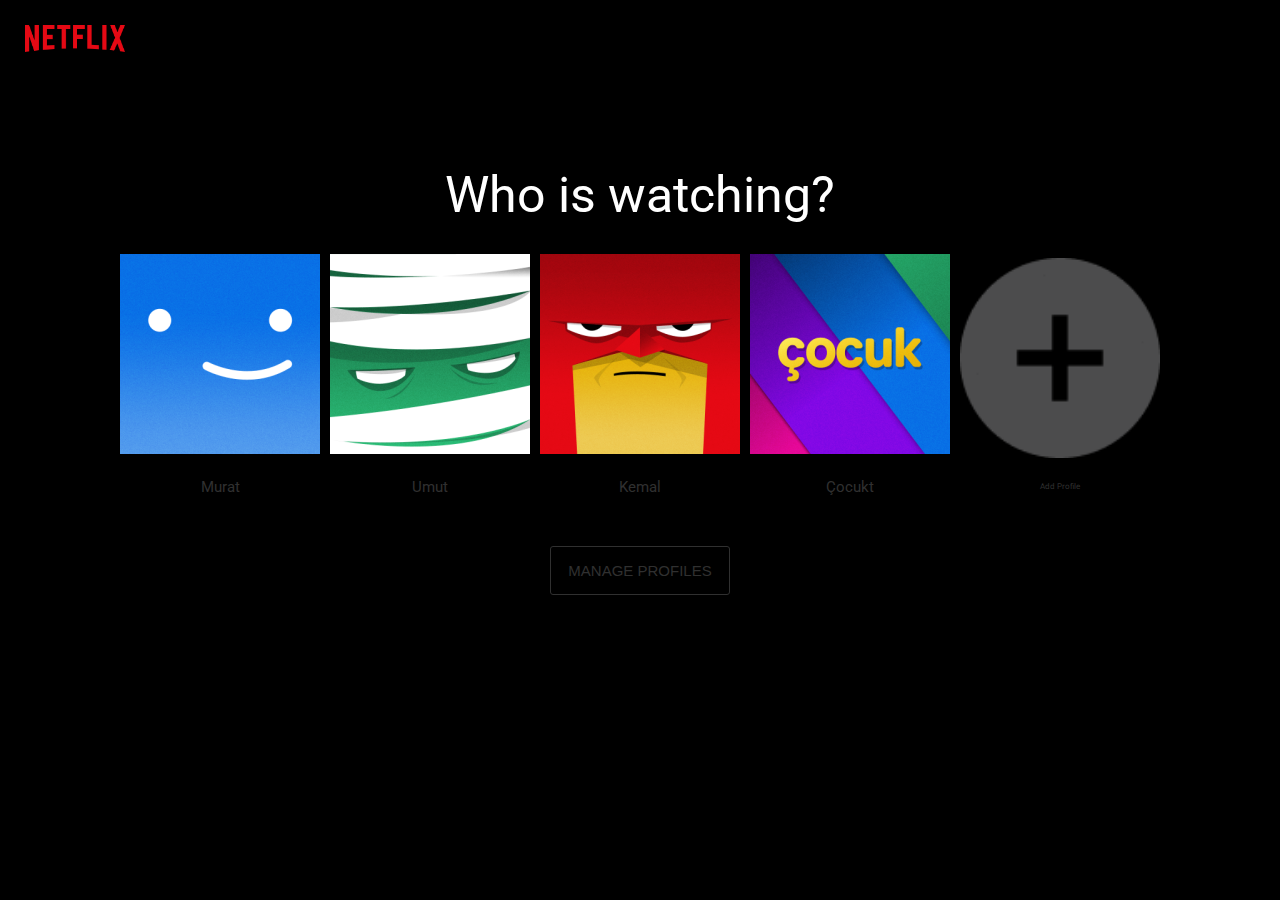
<file: profile.html>
<!DOCTYPE html>
<html lang="en">
<head>
    <meta charset="UTF-8">
    <meta http-equiv="X-UA-Compatible" content="IE=edge">
    <meta name="viewport" content="width=device-width, initial-scale=1.0">
    <title>Netflix</title>
    <link rel="stylesheet" href="profile.css">
</head>
<body>
    <header>
        <div class="img-logo">
            <img src="./img/netflix logo.png" alt="">
        </div>
    </header>
    <main>
        <div class="profiles">
            <h1>
                Who is watching?
            </h1>
            <div class="profile-images">
                <div class="profile-img">
                    <a href="/user.html">
                    <img src="./img/ProfilePicture.png" alt="">
                    </a>
                    <p class="name">Murat</p>
                </div>

                <div class="profile-img">
                    <a href="/user.html">
                    <img src="./img/ProfilePicture (1).png" alt="">
                    </a>
                    <p class="name">Umut</p>
                </div>

                <div class="profile-img">
                    <a href="/user.html">
                    <img src="./img/ProfilePicture (2).png" alt="">
                    </a>
                    <p class="name">Kemal</p>
                </div>
                <div class="profile-img">
                    <a href="/user.html">
                    <img src="./img/ProfilePicture (3).png" alt="">
                    </a>
                    <p class="name">Çocukt</p>
                </div class="profile-img">
                <div class="add-profile">
                    <img src="./img/Vector.png" alt="" >
                    <p class="name ">Add Profile</p>
                </div>
            </div>
            <button type="menu"><a href="user.html">Manage Profiles</a></button>
        </div>
    </main>
</body>
</html>
</file>
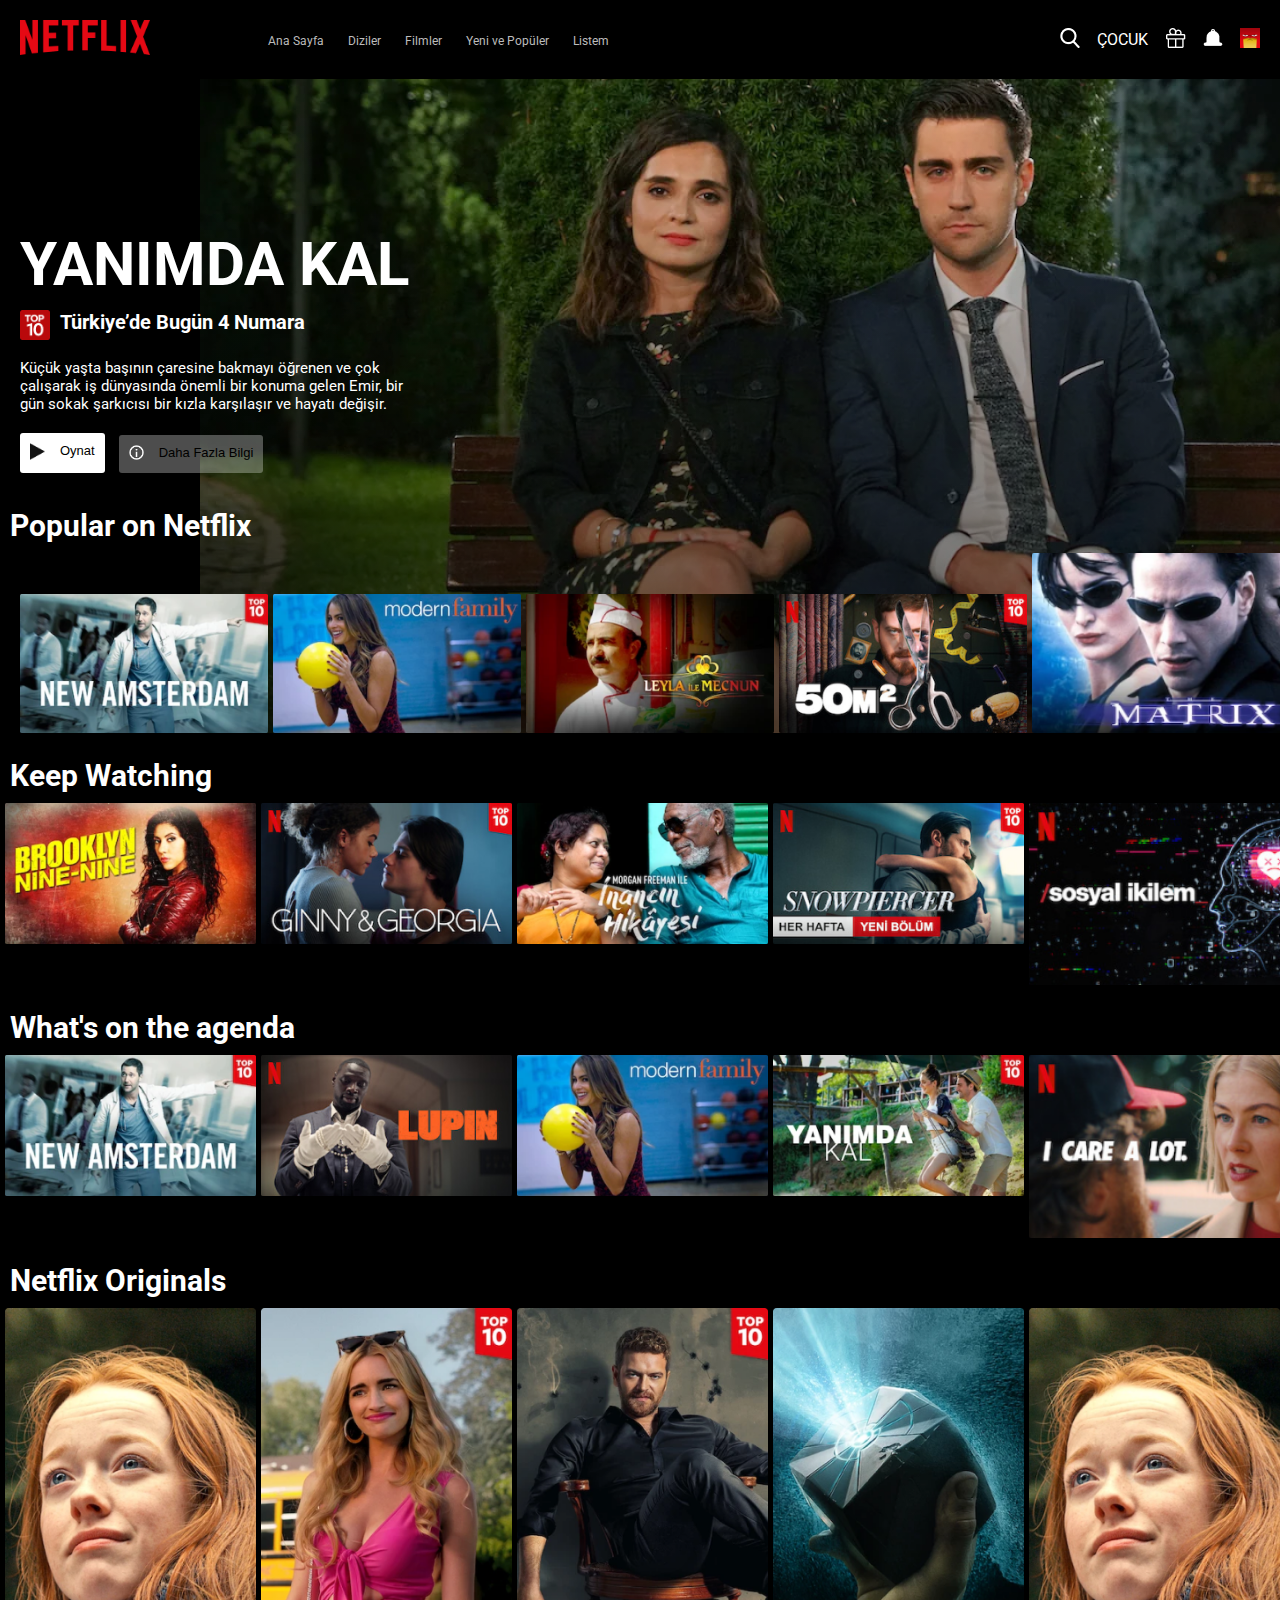
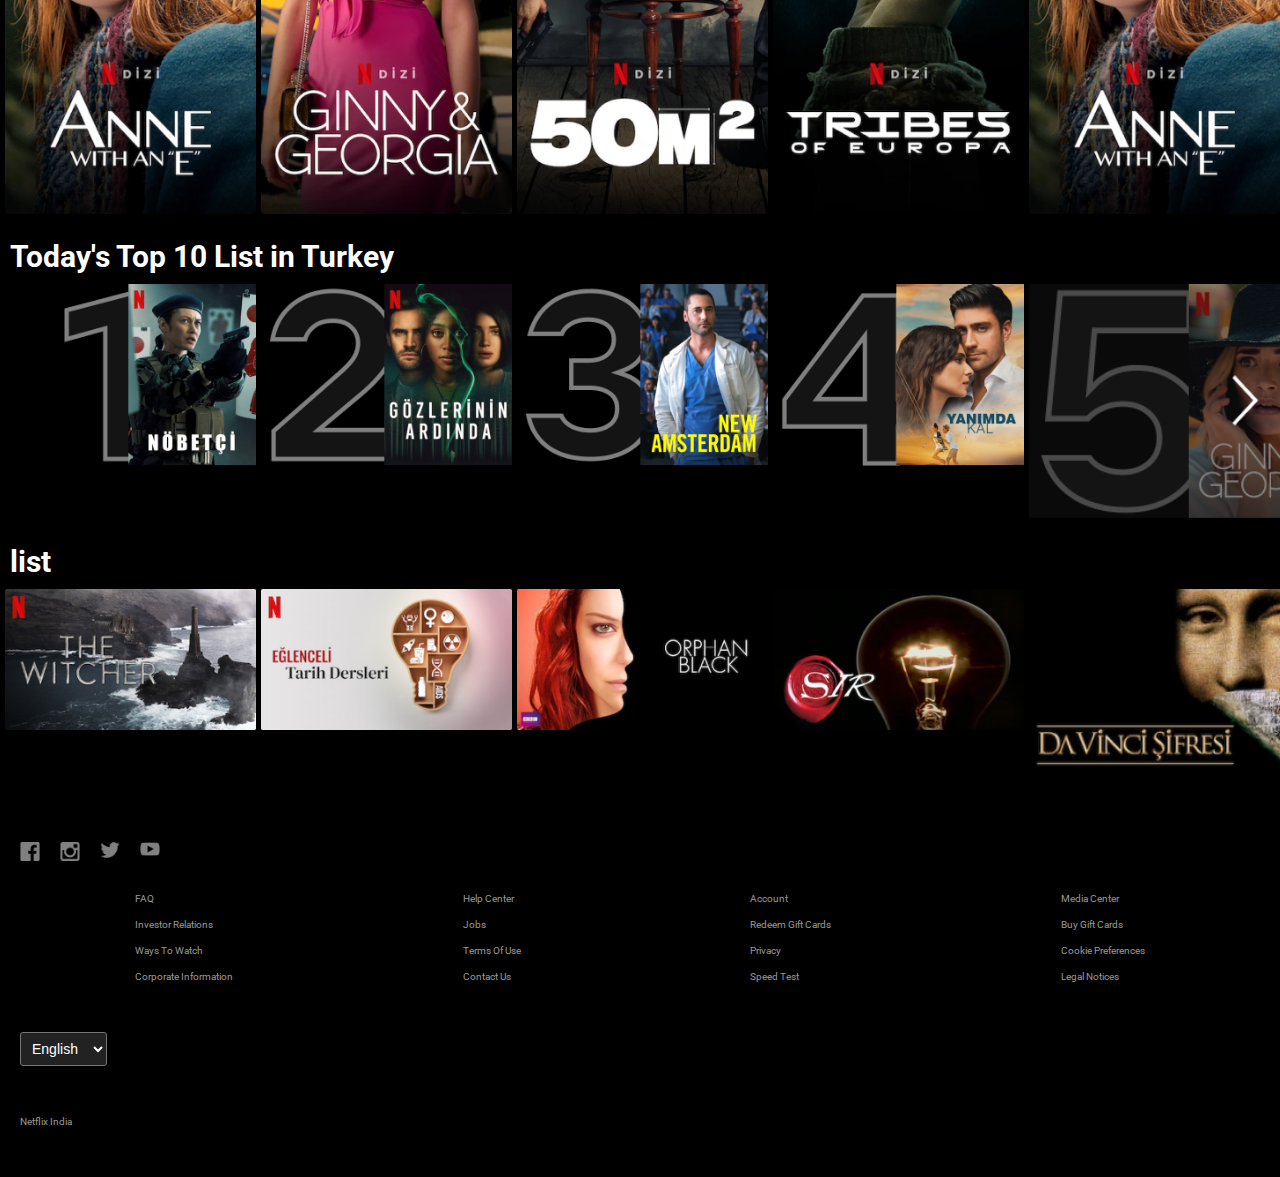
<file: user.html>
<!DOCTYPE html>
<html lang="en">
<head>
    <meta charset="UTF-8">
    <meta http-equiv="X-UA-Compatible" content="IE=edge">
    <meta name="viewport" content="width=device-width, initial-scale=1.0">
    <title>Neflix</title>
    <link rel="stylesheet" href="user.css">
    <link rel="stylesheet"
        href="https://fonts.googleapis.com/css2?family=Material+Symbols+Outlined:opsz,wght,FILL,GRAD@20..48,100..700,0..1,-50..200" />
</head>
<body>
    <header>
        <div class="img-logo">
            <a href="index.html">
                <img src="./img/netflix logo.png" alt="" >
            </a>
        </div>

        <nav>
            <div class="nav-links-container">
                <div class="nav-links">
                    <a href="">Ana Sayfa</a>
                    <a href="">Diziler</a>
                    <a href="">Filmler</a>
                    <a href="">Yeni ve Popüler</a>
                    <a href="">Listem</a>
                </div>
            </div>
            <div class="nav-icons">
                <div class="nav-img">
                    <img src="./img/search-icon.png" alt="">
                </div>
                <div>
                    <p>ÇOCUK</p>
                </div>
                <div class="nav-img">
                    <img src="./img/gift-box.png" alt="">
                </div>
                <div class="nav-img">
                    <img src="./img/bell-icon.png" alt="">
                </div>
                <div class="nav-img">
                    <img src="./img/ProfilePicture (2).png" alt="">
                </div>
            </div>
            <div class="menu">
                <span class="material-symbols-outlined">
                    menu
                </span>
            </div>
        </nav>
    </header>

    <main>
        <div class="hero-section">
        <h1>
            YANIMDA <span>KAL</span>
        </h1>
    <div class="badge">
        <div class="top-10-badge">
            <img src="./img/Top10Badge.png" alt="">
        </div>
        <h2>
            Türkiye’de Bugün 4 Numara
        </h2>
    </div>
    <p class="movie-description">Küçük yaşta başının çaresine bakmayı öğrenen ve çok çalışarak iş dünyasında önemli bir konuma gelen Emir, bir gün sokak
    şarkıcısı bir kızla karşılaşır ve hayatı değişir.</p>

    <div class="hero-button">
        <button type="button " class="hero-btn-1"> <div>
            <img src="./img/Vector (1).png" alt="">
        </div> Oynat</button>
        <button type="button " class="hero-btn-2"> <div>
            <img src="./img/Vector (2).png" alt="">
        </div> Daha Fazla Bilgi</button>
    </div>
    <h3 class="heading popular-heading">Popular on Netflix</h3>
    <div>
        <div class="popular-poster">
            <img src="/img/MoviePoster.png" alt="">
            <img src="/img/MoviePoster (1).png" alt="">
            <img src="/img/MoviePoster (2).png" alt="">
            <img src="/img/MoviePoster (3).png" alt="">
            <img src="/img/MoviePoster (4).png" alt="">
        </div>
    </div>

    </div>
    <h3 class="heading">Keep Watching</h3>
    <div>
        <div class="movie-poster">
            <img src="/img/MoviePoster (5).png" alt="">
            <img src="/img/MoviePoster (6).png" alt="">
            <img src="/img/MoviePoster (7).png" alt="">
            <img src="/img/MoviePoster (8).png" alt="">
            <img src="/img/MoviePoster (9).png" alt="">
        </div>
    </div>
    <h3 class="heading">What's on the agenda</h3>
    <div>
        <div class="movie-poster">
            <img src="/img/MoviePoster (10).png" alt="">
            <img src="/img/MoviePoster (11).png" alt="">
            <img src="/img/MoviePoster (12).png" alt="">
            <img src="/img/MoviePoster (13).png" alt="">
            <img src="/img/MoviePoster (14).png" alt="">
        </div>
    </div>
    <h3 class="heading">Netflix Originals</h3>
    <div>
        <div class="movie-poster">
            <img src="/img/MoviePoster (15).png" alt="">
            <img src="/img/MoviePoster (16).png" alt="">
            <img src="/img/MoviePoster (17).png" alt="">
            <img src="/img/MoviePoster (19).png" alt="">
            <img src="/img/MoviePoster (15).png" alt="">
        </div>
    </div>
    <h3 class="heading">Today's Top 10 List in Turkey</h3>
    <div>
        <div class="movie-poster">
            <img src="/img/RankCard (1).png" alt="">
            <img src="/img/RankCard (2).png" alt="">
            <img src="/img/RankCard (3).png" alt="">
            <img src="/img/RankCard (4).png" alt="">
            <img src="/img/RankCard (5).png" alt="">
        </div>
    </div>
    <h3 class="heading">list</h3>
    <div>
        <div class="movie-poster">
            <img src="/img/MoviePoster (21).png" alt="">
            <img src="/img/MoviePoster (22).png" alt="">
            <img src="/img/MoviePoster (23).png" alt="">
            <img src="/img/MoviePoster (24).png" alt="">
            <img src="/img/MoviePoster (25).png" alt="">
        </div>
    </div>
    </main>
    <footer>
        <div class="border-line"></div>
        <div class="footer">
            <div class="socials">
                <div>
                    <img src="./img/Vector (3).png" alt="">
                </div>
                <div>
                    <img src="./img/Vector (4).png" alt="">
                </div>
                <div>
                    <img src="./img/Vector (5).png" alt="">
                </div>
                <div>
                    <img src="./img/Vector (6).png" alt="">
                </div>
            </div>
            <div class="footer-links">
                <div class="col">
                    <a href="#">FAQ</a>
                    <a href="#">Investor Relations</a>
                    <a href="#">Ways To Watch</a>
                    <a href="#">Corporate Information</a>
                </div>
                <div class="col">
                    <a href="#">Help Center</a>
                    <a href="#">Jobs</a>
                    <a href="#">Terms Of Use</a>
                    <a href="#">Contact Us</a>
                </div>
                <div class="col">
                    <a href="#">Account</a>
                    <a href="#">Redeem Gift Cards</a>
                    <a href="#">Privacy</a>
                    <a href="#">Speed Test</a>
                </div>
                <div class="col">
                    <a href="#">Media Center</a>
                    <a href="#">Buy Gift Cards</a>
                    <a href="#">Cookie Preferences</a>
                    <a href="#">Legal Notices</a>
                </div>
            </div>
            <form action="/action_page.php">
                <select name="cars" id="cars" class="language-btn">
                    <option value="English">English</option>
                    <option value="French">French</option>
                    <option value="Spanish">Spanish</option>
                    <option value="Arabic">Arabic</option>
                    <!-- <option value="Portuguese">Portuguese</option> -->
                </select>
            </form>
            <p class="copyright-text">Netflix India</p>
        </div>
    </footer>
    <script src="user.js"></script>
</body>
</html>
</file>
<file: profile.css>
@import url('https://fonts.googleapis.com/css2?family=Roboto:wght@300;400;500;700&display=swap');

* {
    margin: 0;
    padding: 0;
    box-sizing: border-box;
}

:root {
    /* colors */

    /* primary color */
    --red: #E50914;
    --black: #000000;
    --white: #ffffff;

    /* secondary */
    --grey-1: #BCBCBC;
    --grey-2: #999999;
    --grey-3: #757575;
    --grey-4: #303030;
    --grey-5: #222222;

    /* button */
    --hover: #F40612;

}

img {
    width: 100%;
}

a {
    text-decoration: none;
    color: var(--grey-4);
}

.img-logo {
    width: 100px;
    margin-left: 25px;
    margin-top: 25px;
}

body {
    font-family: 'Roboto';
    background-color: var(--black);
    color: var(--white);
} 


.profiles{
    display: flex;
    flex-direction: column;
    align-items: center;
    justify-content: center;
    /* border: 1px solid brown; */
    margin-top: 110px
}

h1{
    font-size: 35px;
    font-weight: 400;
    text-align: center;
    margin-bottom:30px ;
}

.profile-images{
    display: grid;
    grid-template-columns: 1fr 1fr 1fr 1fr 1fr;
    align-items: center;
    margin-left: 30px;
    margin-right: 30px;
    gap: 10px;
}

/* .add-profile img{
    width: 50px;
    margin-top: 15px;
} */

.add-profile p{
    font-size: 8px;
}

button{
    width: 180px;
    /* margin-top: 100px; */
    padding: 15px;
    font-size: 15px;
    text-transform: uppercase;
    background:none;
    border: 1px solid var(--grey-4);
    border-radius: 3px;
    
}
.name{
    color: var(--grey-4);
    text-align: center;
    font-size: 15px;
    margin-top: 20px;
    margin-bottom: 50px;
}

.profile-img img:hover{
    border: 3px solid rgb(74, 127, 226);
}

button:hover{
    border: 1px solid var(--grey-1);
}


@media screen and (max-width:500px){
    h1{
        font-size: 30px;
    }
}
@media screen and (min-width:1000px){
    h1{
        font-size: 50px;
    }

    button{
        margin-bottom: 50px;
    }
}
</file>
<file: user.css>
@import url('https://fonts.googleapis.com/css2?family=Roboto:wght@300;400;500;700&display=swap');

* {
    margin: 0;
    padding: 0;
    box-sizing: border-box;
}

:root {
    /* colors */

    /* primary color */
    --red: #E50914;
    --black: #000000;
    --white: #ffffff;

    /* secondary */
    --grey-1: #BCBCBC;
    --grey-2: #999999;
    --grey-3: #757575;
    --grey-4: #303030;
    --grey-5: #222222;

    /* button */
    --hover: #F40612;

}

img {
    width: 100%;
}

a {
    text-decoration: none;
    color: var(--white);
}

.img-logo {
    width: 130px;
}

body {
    font-family: 'Roboto';
    background-color: var(--black);
    color: var(--white);
}

.nav-img{
    width: 20px;
}

header{
    display: flex;
    justify-content: space-between;
    padding: 20px 20px;
    position: relative;
    /* border: 1px solid brown; */
    /* align-items: center; */
}


nav{
    display: flex;
    justify-content: space-between;
    width: 80%;
    /* border: 1px solid brown; */
    align-items: center;
}

.nav-links a{
    color: var(--grey-1);
    margin-right: 20px;
    font-size: 12px;
}



.nav-icons{
    display: flex;
    justify-content: space-between;
    width: 200px;
    align-items: center;
    /* border: 1px solid brown; */
}

.menu{
    /* border: 1px solid brown; */
    /* background-color: var(--red); */
    font-size: 20px;
    border-radius: 3px;
    color: var(--red);
    cursor: pointer;
}


h1{
    font-size: 30px;
    padding-top: 150px;
    /* margin-left: 20px; */
}

.top-10-badge{
    width: 20px;
    margin-right: 10px;
}

.badge{
    display: flex;
    margin-top: 10px;
}

.badge h2{
    font-size: 15px;
}

.movie-description{
    width:250px;
    font-size: 12px;
    margin-top: 15px;
    margin-bottom: 20px;
}

.hero-btn-1{
    background-color: var(--white);
    border: none;
    font-size: 13px;
    padding: 10px 10px;
    border-radius: 3px;
    margin-right: 10px;
    display: inline-flex;
    /* width: 50px; */
}
.hero-btn-2{
    background: rgba(255, 255, 255, 0.3);
    border: none;
    font-size: 13px;
    padding: 10px 10px;
    border-radius: 3px;
    margin-bottom: 10px;
    display: inline-flex;
    /* width: 50px; */
}

.hero-section{
    padding-left: 20px;
    background: linear-gradient(180deg, rgba(0, 0, 0, 0) 0%, rgba(0, 0, 0, 0.3) 100%), url(./img//user-hero-img.png);
    background-repeat: no-repeat;
    background-size: cover;
    background-position: -200px ;
}

.movie-poster{
    display: grid;
    grid-template-columns: 1fr 1fr 1fr 1fr 1fr; 
    gap: 5px; 
    padding-left: 5px;  
    justify-content: baseline;

}
.popular-poster{
    display: grid;
    grid-template-columns: 1fr 1fr 1fr 1fr 1fr; 
    gap: 5px;  
    align-items: baseline;
}

h3{
    margin-bottom: 10px;
    padding-left: 10px;
    margin-top:25px ;
}

.popular-heading{
    margin-left: -20px;
}

.hero-btn-1 img{
    width: 15px;
    margin-right: 15px;
}
.hero-btn-2 img{
    width: 15px;
    margin-right: 15px;
}

.footer {
    font-size: 10px;
    color: var(--grey-2);
    margin: 0 20px;
}

.footer p {
    margin: 50px 0;
}

.footer-links {
    display: grid;
    grid-template-columns: 1fr 1fr;
    margin: 30px 0;
}

.col {
    display: flex;
    flex-direction: column;
    margin-bottom: 5px;
}

.col a {
    margin-bottom: 15px;
    color: var(--grey-2)
}


.socials img{
    width: 20px;
    margin-right: 20px;
}

.socials{
    display: flex;
    margin-top: 70px;
}

.language-btn {
    color: var(--white);
    background-color: var(--grey-5);
    padding: 7px;
    font-size: 14px;
    border-radius: 3px;
    margin-right: 32px;
}





@media screen and (max-width:900px){
    .nav-img{
        width: 15px;
        display: none;
    }

    .nav-icons p{
        display: none;
    }

    .nav-links{
        position: absolute;
        display: flex;
        flex-direction: column;
        text-align: center;
        background: rgba(0, 0, 0, 0.15);
        width: 80%;
        top:70px;
        background-color: var(--grey-4);
        right: 30px;
        border-radius: 5px;
        z-index: 99;
        /* display: none; */
    }

    .nav-links-container{
        display: none;
    }

    .show {
        display: block;
    }

    .nav-links a{
        margin: 20px 0;
    }

    .nav-icons{
        margin-left: 50%;
    }

}

@media screen and (min-width:1200px){
    h3{
        font-size: 30px;
    }

    h1{
        font-size: 80px;
    }

    .top-10-badge{
        width: 30px;
    }

    .movie-description{
        font-size: 25px;
    }
}


@media screen and (min-width:900px){

   
    .menu{
            display: none;
    }

    .hero-section{
        background-position: 200px;
    }

    .movie-description{
        width: 1000px;
    }
}

@media screen and (min-width:600px){
    h1 {
            font-size: 60px;
        }
    
    .badge h2{
        font-size: 20px;
    }


    .footer-links {
        justify-content: space-around;
            display: grid;
            grid-template-columns: auto auto auto auto;
            margin: 30px 0;
        }
        
    .movie-description{
        width: 400px;
        font-size: 15px;
    }
    
}
</file>
